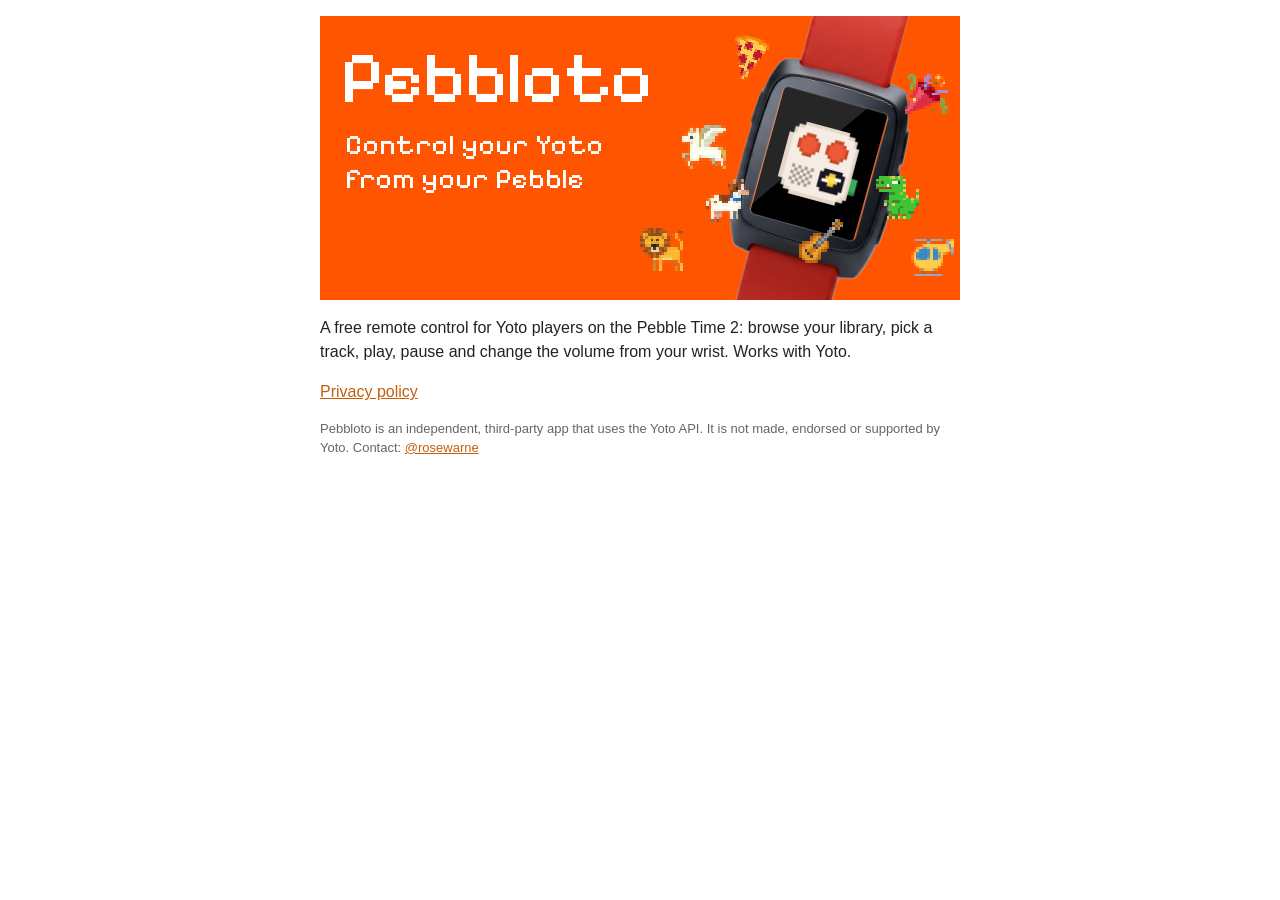
<file: index.html>
<!DOCTYPE html>
<html lang="en">
<head>
<meta charset="utf-8">
<meta name="viewport" content="width=device-width, initial-scale=1">
<title>Pebbloto</title>
<link rel="icon" href="logo.png">
<link rel="stylesheet" href="site.css">
</head>
<body>
<main>
  <div class="banner">
    <div class="copy">
      <h1>Pebbloto</h1>
      <p class="tagline">Control your Yoto from your Pebble</p>
    </div>
    <div class="c screen-bg"></div>
    <img class="glare" src="img/screen.svg" alt="">
    <img class="c watch" src="img/watch.png" alt="">
    <img class="c face" src="img/yoto-mini.png" alt="">
    <img class="icon" style="left:49.961cqw;top:33.117cqw" src="img/icon-pizza-3.png" alt="">
    <img class="icon" style="left:56.628cqw;top:17.091cqw" src="img/icon-pizza-5.png" alt="">
    <img class="icon" style="left:92.277cqw;top:34.375cqw" src="img/icon-pizza-4.png" alt="">
    <img class="icon" style="left:60.363cqw;top:25.4cqw" src="img/icon-pizza-2.png" alt="">
    <img class="icon" style="left:86.847cqw;top:24.967cqw" src="img/icon-17.png" alt="">
    <img class="icon" style="left:91.461cqw;top:8.566cqw" src="img/icon-16.png" alt="">
    <img class="icon" style="left:74.917cqw;top:31.788cqw" src="img/icon-18.png" alt="">
    <img class="icon c" style="left:66.66cqw;top:6.523cqw;--rot:15deg" src="img/icon-pizza-1.png" alt="">
  </div>
  <p>A free remote control for Yoto players on the Pebble Time 2: browse your library, pick a track, play, pause and change the volume from your wrist. Works with Yoto.</p>
  <p><a href="privacy/">Privacy policy</a></p>
  <small>Pebbloto is an independent, third-party app that uses the Yoto API. It is not made, endorsed or supported by Yoto. Contact: <a href="https://github.com/rosewarne">@rosewarne</a></small>
</main>
</body>
</html>
</file>
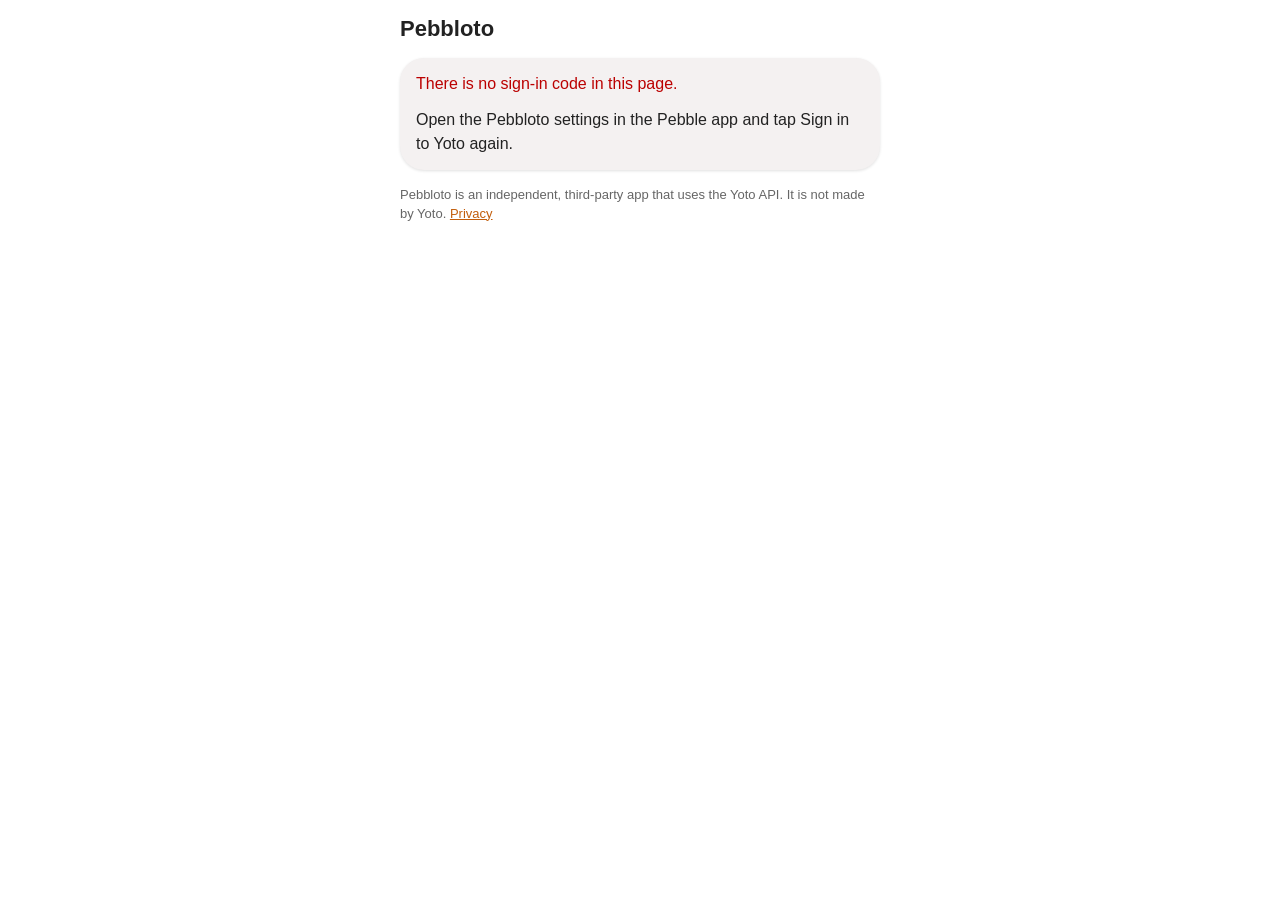
<file: callback/index.html>
<!DOCTYPE html>
<html lang="en">
<head>
<meta charset="utf-8">
<meta name="viewport" content="width=device-width, initial-scale=1">
<meta name="referrer" content="no-referrer">
<meta name="robots" content="noindex">
<title>Pebbloto sign-in</title>
<link rel="icon" href="../logo.png">
<link rel="stylesheet" href="../site.css">
</head>
<body>
<main class="narrow">
  <h1>Pebbloto</h1>
  <div class="card" id="working"><p>Finishing the sign-in...</p></div>
  <div class="card" id="manual" hidden>
    <p><b>Almost done.</b> Copy this text, go back to the Pebble app and open the Pebbloto settings again: paste it there and tap Save.</p>
    <textarea id="url" rows="4" readonly></textarea>
    <button id="copy" type="button">Copy</button>
    <small>The code only works once and only on the phone that started the sign-in.</small>
  </div>
  <div class="card" id="failed" hidden>
    <p class="err" id="error"></p>
    <p>Open the Pebbloto settings in the Pebble app and tap Sign in to Yoto again.</p>
  </div>
  <small>Pebbloto is an independent, third-party app that uses the Yoto API. It is not made by Yoto. <a href="../privacy/">Privacy</a></small>
</main>
<script>
(function () {
  // This page only hands Yoto's answer back to the Pebble app: nothing is stored
  // or sent anywhere else.
  var url = location.href;
  var params = new URLSearchParams(location.search);
  function show(id) {
    document.getElementById('working').hidden = true;
    document.getElementById(id).hidden = false;
  }
  if (params.get('error')) {
    document.getElementById('error').textContent = 'Yoto did not sign you in: ' +
      (params.get('error_description') || params.get('error'));
    show('failed');
    return;
  }
  if (!params.get('code')) {
    document.getElementById('error').textContent = 'There is no sign-in code in this page.';
    show('failed');
    return;
  }
  document.getElementById('url').value = url;
  document.getElementById('copy').onclick = function () {
    var box = document.getElementById('url');
    box.select();
    try {
      if (navigator.clipboard) navigator.clipboard.writeText(url); else document.execCommand('copy');
      this.textContent = 'Copied';
    } catch (e) {}
  };
  // Inside the Pebble app's settings view this closes it and delivers the code
  // straight to Pebbloto. In a normal browser the scheme does nothing, so the
  // manual copy box shows up after a moment.
  location.href = 'pebblejs://close#' + encodeURIComponent(JSON.stringify({ authResponse: url }));
  setTimeout(function () { show('manual'); }, 1500);
})();
</script>
</body>
</html>
</file>
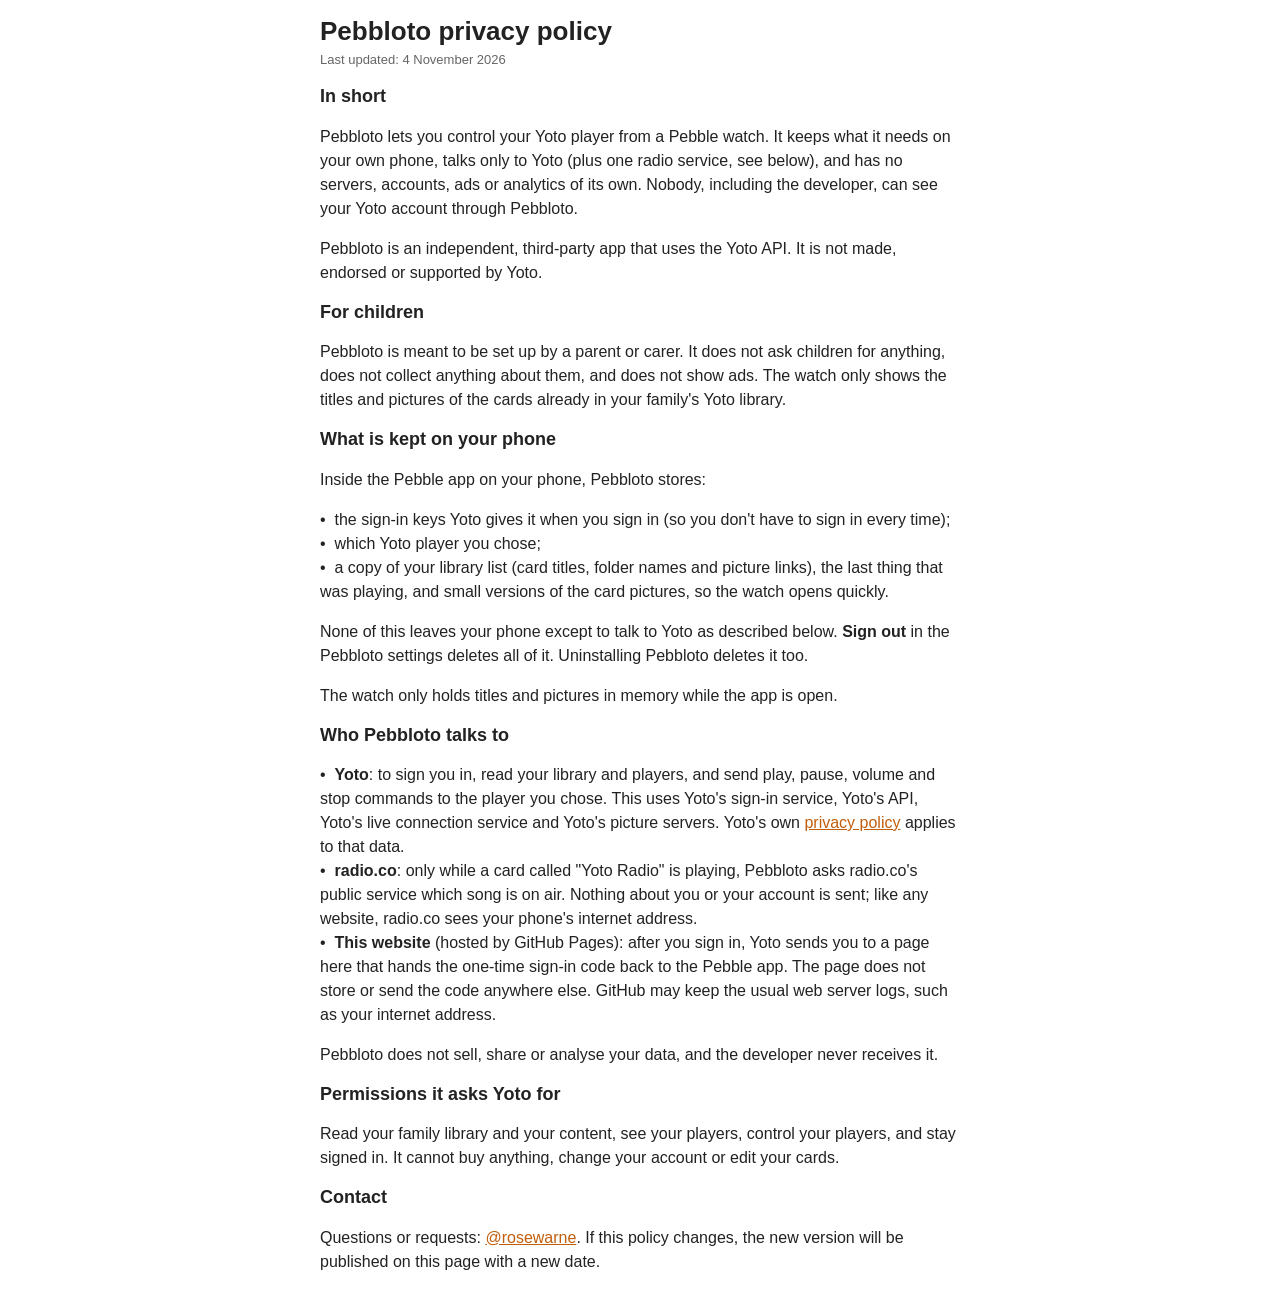
<file: privacy/index.html>
<!DOCTYPE html>
<html lang="en">
<head>
<meta charset="utf-8">
<meta name="viewport" content="width=device-width, initial-scale=1">
<title>Pebbloto Privacy</title>
<link rel="icon" href="../logo.png">
<link rel="stylesheet" href="../site.css">
</head>
<body>
<main>
  <div class="title">
    <h1>Pebbloto privacy policy</h1>
    <small>Last updated: 4 November 2026</small>
  </div>

  <h2>In short</h2>
  <p>Pebbloto lets you control your Yoto player from a Pebble watch. It keeps what it needs on your own phone, talks only to Yoto (plus one radio service, see below), and has no servers, accounts, ads or analytics of its own. Nobody, including the developer, can see your Yoto account through Pebbloto.</p>
  <p>Pebbloto is an independent, third-party app that uses the Yoto API. It is not made, endorsed or supported by Yoto.</p>

  <h2>For children</h2>
  <p>Pebbloto is meant to be set up by a parent or carer. It does not ask children for anything, does not collect anything about them, and does not show ads. The watch only shows the titles and pictures of the cards already in your family's Yoto library.</p>

  <h2>What is kept on your phone</h2>
  <p>Inside the Pebble app on your phone, Pebbloto stores:</p>
  <ul>
    <li>the sign-in keys Yoto gives it when you sign in (so you don't have to sign in every time);</li>
    <li>which Yoto player you chose;</li>
    <li>a copy of your library list (card titles, folder names and picture links), the last thing that was playing, and small versions of the card pictures, so the watch opens quickly.</li>
  </ul>
  <p>None of this leaves your phone except to talk to Yoto as described below. <b>Sign out</b> in the Pebbloto settings deletes all of it. Uninstalling Pebbloto deletes it too.</p>
  <p>The watch only holds titles and pictures in memory while the app is open.</p>

  <h2>Who Pebbloto talks to</h2>
  <ul>
    <li><b>Yoto</b>: to sign you in, read your library and players, and send play, pause, volume and stop commands to the player you chose. This uses Yoto's sign-in service, Yoto's API, Yoto's live connection service and Yoto's picture servers. Yoto's own <a href="https://eu.yotoplay.com/legal/privacy-policy">privacy policy</a> applies to that data.</li>
    <li><b>radio.co</b>: only while a card called "Yoto Radio" is playing, Pebbloto asks radio.co's public service which song is on air. Nothing about you or your account is sent; like any website, radio.co sees your phone's internet address.</li>
    <li><b>This website</b> (hosted by GitHub Pages): after you sign in, Yoto sends you to a page here that hands the one-time sign-in code back to the Pebble app. The page does not store or send the code anywhere else. GitHub may keep the usual web server logs, such as your internet address.</li>
  </ul>
  <p>Pebbloto does not sell, share or analyse your data, and the developer never receives it.</p>

  <h2>Permissions it asks Yoto for</h2>
  <p>Read your family library and your content, see your players, control your players, and stay signed in. It cannot buy anything, change your account or edit your cards.</p>

  <h2>Contact</h2>
  <p>Questions or requests: <a href="https://github.com/rosewarne">@rosewarne</a>. If this policy changes, the new version will be published on this page with a new date.</p>
</main>
</body>
</html>
</file>
<file: site.css>
/* Shared styles of the Pebbloto pages. Values mirror the "Pebbloto Web"
   variables in the Figma file (Light / Dark modes). */
@font-face {
  font-family: 'Pixelify Sans';
  src: url('fonts/pixelify-sans-latin.woff2') format('woff2');
  font-weight: 400 700;
  font-display: swap;
}
:root {
  --bg: #fff; --card: #f4f1f1; --text: #222; --muted: #666; --link: #c25e0c;
  --accent: #f58220; --on-accent: #fff; --err: #b00; --border: #ccc;
  --banner: #f50;
  --r-card: 24px; --r-button: 16px; --r-input: 8px;
  --page: 16px; --stack: 16px;
}
@media (prefers-color-scheme: dark) {
  :root { --bg: #1d1a17; --card: #2a2622; --text: #eee; --muted: #aaa; --link: #f58220; --err: #ff7b7b; --border: #5a534c; }
}
* { box-sizing: border-box; }
body { font-family: -apple-system, BlinkMacSystemFont, "SF Pro Text", Helvetica, Arial, sans-serif; margin: 0; padding: var(--page); background: var(--bg); color: var(--text); }
main { max-width: 640px; margin: 0 auto; display: flex; flex-direction: column; gap: var(--stack); }
main.narrow { max-width: 480px; }
h1, h2, p, ul { margin: 0; }
h1 { font-size: 26px; line-height: 1.2; }
main.narrow h1 { font-size: 22px; }
h2 { font-size: 18px; line-height: 1.3; }
p, li { font-size: 16px; line-height: 1.5; }
small, .small { font-size: 13px; line-height: 1.4; color: var(--muted); }
a { color: var(--link); }
ul { list-style: none; padding: 0; }
li::before { content: '\2022\00a0\00a0'; }
.title { display: flex; flex-direction: column; gap: 4px; }
.card { background: var(--card); border-radius: var(--r-card); padding: 14px 16px; box-shadow: 0 1px 3px rgba(0,0,0,.12); display: flex; flex-direction: column; gap: 12px; }
.err { color: var(--err); }
textarea { width: 100%; font: 13px/1.4 inherit; font-family: inherit; padding: 10px; border: 1px solid var(--border); border-radius: var(--r-input); background: var(--bg); color: var(--text); resize: none; }
button { width: 100%; font: 700 17px/1.2 inherit; font-family: inherit; padding: 12px; border: 0; border-radius: var(--r-button); background: var(--accent); color: var(--on-accent); }
[hidden] { display: none !important; }

/* Landing banner: one composition at 720:320; every measure is in cqw (100cqw =
   banner width) so it scales as a whole, like the Figma frame. */
.banner { position: relative; aspect-ratio: 720 / 320; background: var(--banner); overflow: hidden; container-type: inline-size; }
.banner > * { position: absolute; }
.banner .copy { left: 3.333cqw; top: 3.411cqw; width: 49.44cqw; display: flex; flex-direction: column; gap: 1.686cqw; color: #fff; font-family: 'Pixelify Sans', monospace; }
.banner h1 { font-size: 11.38cqw; line-height: 12.363cqw; font-weight: 500; }
.banner .tagline { font-size: 4.496cqw; line-height: 1.2; padding-left: 0.562cqw; }
.banner .c { transform: translate(-50%, -50%) rotate(var(--rot, 0deg)) skewX(var(--skew, 0deg)); }
.banner .screen-bg { left: 77.929cqw; top: 23.171cqw; width: 16.783cqw; height: 21.046cqw; background: #000; --rot: 16.09deg; --skew: .68deg; }
.banner .glare { left: 66.659cqw; top: 10.355cqw; width: 19.055cqw; height: 19.673cqw; }
.banner .watch { left: 77.139cqw; top: 25.36cqw; width: 29.525cqw; height: 69.743cqw; object-fit: cover; --rot: 15.33deg; --skew: .66deg; }
.banner .face { left: 78.428cqw; top: 23.155cqw; width: 12.363cqw; height: 11.566cqw; object-fit: cover; --rot: 15deg; }
.banner .icon { width: 6.743cqw; height: 6.743cqw; image-rendering: pixelated; }
</file>
